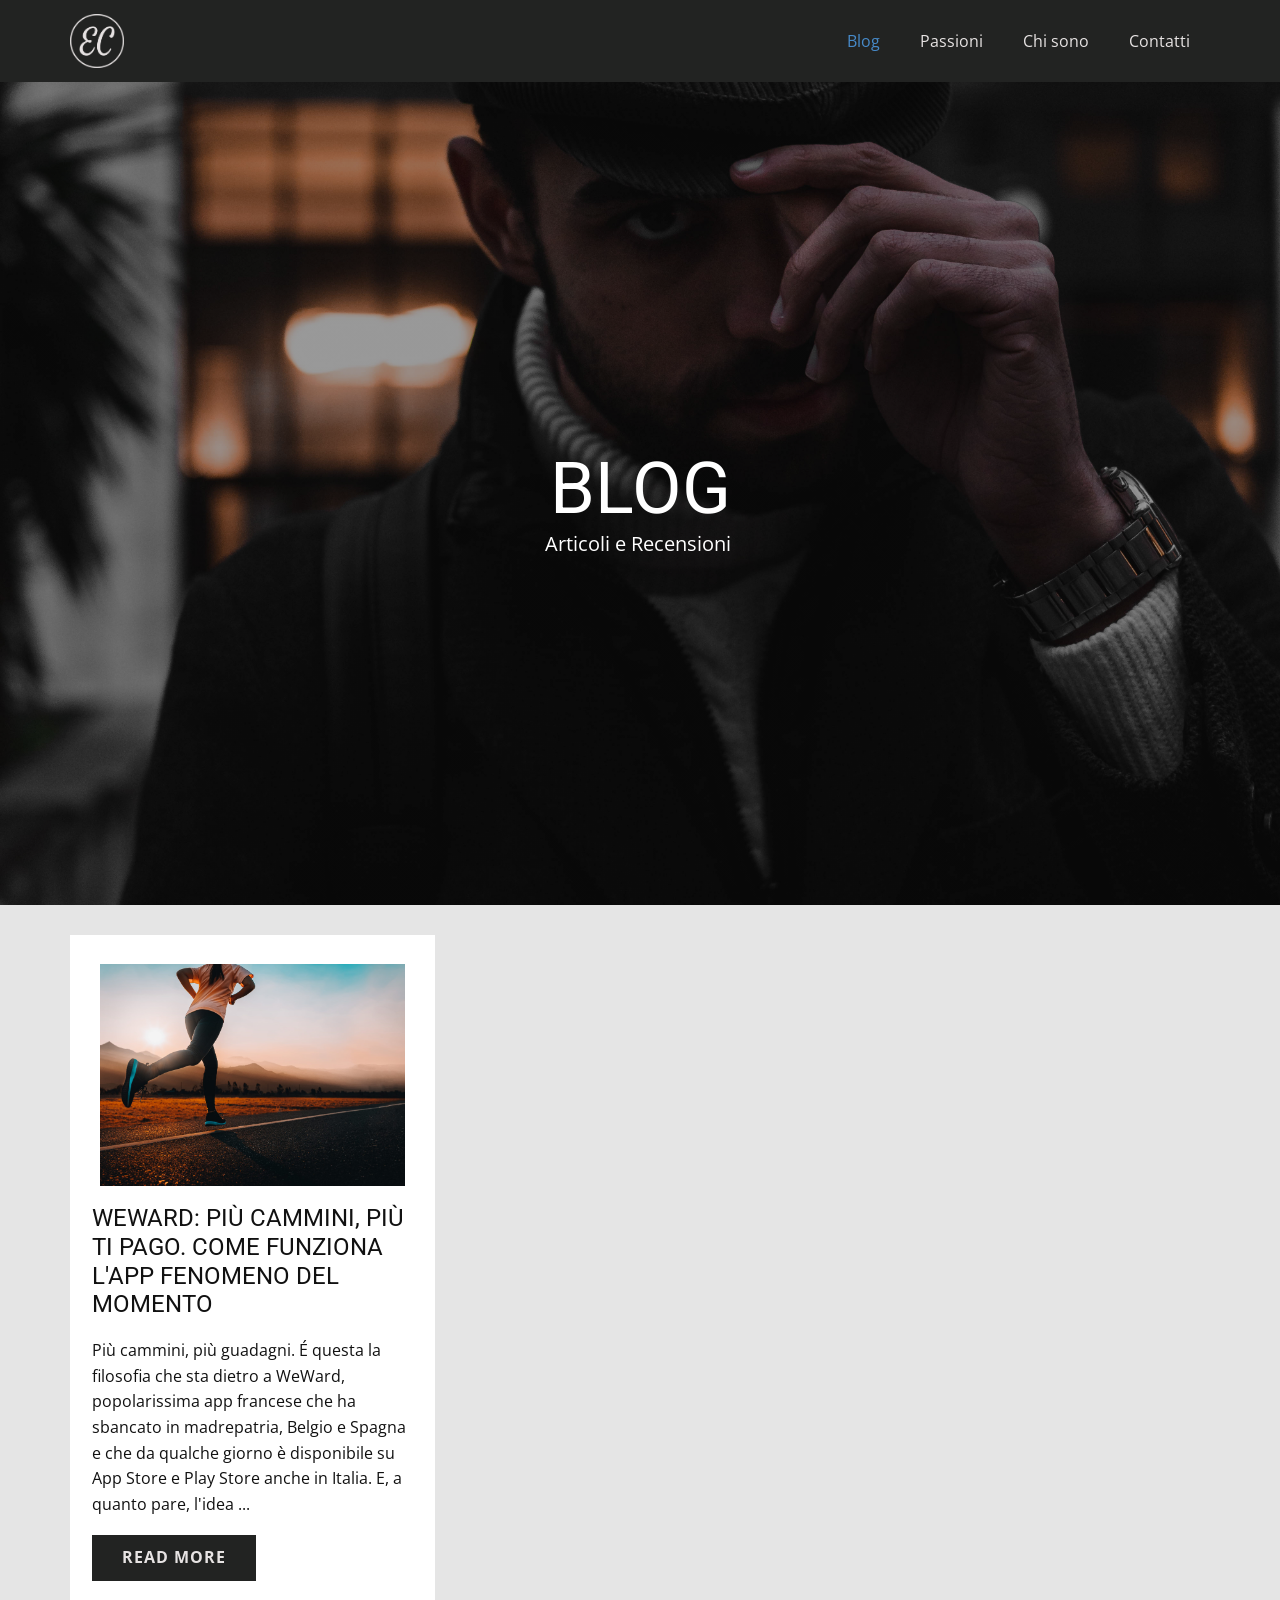
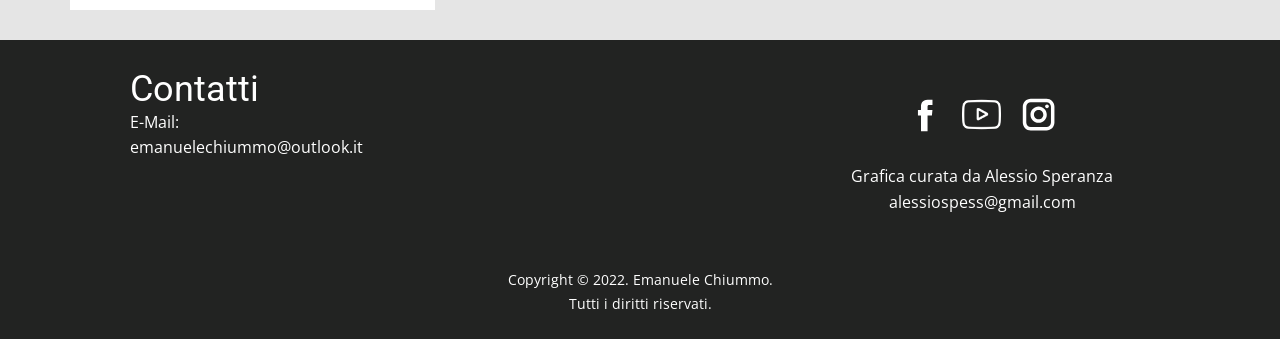
<file: Blog.html>
<!DOCTYPE html>
<html style="font-size: 16px;" lang="it-IT">
  <head>
    <meta name="viewport" content="width=device-width, initial-scale=1.0">
    <meta charset="utf-8">
    <meta name="keywords" content="emanuele chiummo">
    <meta name="description" content="">
    <meta name="page_type" content="np-template-header-footer-from-plugin">
    <title>Blog</title>
<!-- Google Tag Manager -->
    <script>(function(w,d,s,l,i){w[l]=w[l]||[];w[l].push({'gtm.start':
    new Date().getTime(),event:'gtm.js'});var f=d.getElementsByTagName(s)[0],
    j=d.createElement(s),dl=l!='dataLayer'?'&l='+l:'';j.async=true;j.src=
    'https://www.googletagmanager.com/gtm.js?id='+i+dl;f.parentNode.insertBefore(j,f);
    })(window,document,'script','dataLayer','GTM-58RDW66');</script>
    <!-- End Google Tag Manager -->
    <link rel="stylesheet" href="nicepage.css" media="screen">
<link rel="stylesheet" href="Blog.css" media="screen">
    <script class="u-script" type="text/javascript" src="jquery.js" defer=""></script>
    <script class="u-script" type="text/javascript" src="nicepage.js" defer=""></script>
    <meta name="generator" content="Nicepage 4.4.3, nicepage.com">
    <link rel="icon" href="images/favicon.ico">
    <link id="u-theme-google-font" rel="stylesheet" href="https://fonts.googleapis.com/css?family=Roboto:100,100i,300,300i,400,400i,500,500i,700,700i,900,900i|Open+Sans:300,300i,400,400i,600,600i,700,700i,800,800i">
    
    
    
    
    <script type="application/ld+json">{
		"@context": "http://schema.org",
		"@type": "Organization",
		"name": "Website",
		"logo": "images/Risorsa_4.png"
}</script>
    <meta name="theme-color" content="#478ac9">
    <meta property="og:title" content="Blog">
    <meta property="og:description" content="">
    <meta property="og:type" content="website">
  </head>
  <body class="u-body u-xl-mode"><!-- Google Tag Manager (noscript) -->
    <noscript><iframe src="https://www.googletagmanager.com/ns.html?id=GTM-58RDW66"
    height="0" width="0" style="display:none;visibility:hidden"></iframe></noscript>
<!-- End Google Tag Manager (noscript) --><header class="u-clearfix u-custom-color-1 u-header u-header" id="sec-e47d"><div class="u-clearfix u-sheet u-valign-middle-xs u-sheet-1">
        <a href="Emanuele-Chiummo.html#sec-3e9b" data-page-id="2436809955" class="u-image u-logo u-image-1" data-image-width="526" data-image-height="525" title="home">
          <img src="images/Risorsa_4.png" class="u-logo-image u-logo-image-1">
        </a>
        <div class="u-clearfix u-custom-html u-custom-html-1">
          <script data-ad-client="ca-pub-1088301657030271" async="async" src="https://pagead2.googlesyndication.com/pagead/js/adsbygoogle.js"></script>
        </div>
        <nav class="u-menu u-menu-dropdown u-offcanvas u-menu-1">
          <div class="menu-collapse" style="font-size: 1rem; letter-spacing: 0px;">
            <a class="u-button-style u-custom-left-right-menu-spacing u-custom-padding-bottom u-custom-text-color u-custom-top-bottom-menu-spacing u-nav-link u-text-active-palette-1-base u-text-hover-palette-2-base" href="#">
              <svg class="u-svg-link" viewBox="0 0 24 24"><use xmlns:xlink="http://www.w3.org/1999/xlink" xlink:href="#menu-hamburger"></use></svg>
              <svg class="u-svg-content" version="1.1" id="menu-hamburger" viewBox="0 0 16 16" x="0px" y="0px" xmlns:xlink="http://www.w3.org/1999/xlink" xmlns="http://www.w3.org/2000/svg"><g><rect y="1" width="16" height="2"></rect><rect y="7" width="16" height="2"></rect><rect y="13" width="16" height="2"></rect>
</g></svg>
            </a>
          </div>
          <div class="u-custom-menu u-nav-container">
            <ul class="u-nav u-unstyled u-nav-1"><li class="u-nav-item"><a class="u-button-style u-nav-link u-text-active-palette-1-base u-text-custom-color-2 u-text-hover-palette-2-base" href="Blog.html" style="padding: 10px 20px;">Blog</a>
</li><li class="u-nav-item"><a class="u-button-style u-nav-link u-text-active-palette-1-base u-text-custom-color-2 u-text-hover-palette-2-base" href="Emanuele-Chiummo.html#sec-694b" data-page-id="2436809955" style="padding: 10px 20px;">Passioni</a>
</li><li class="u-nav-item"><a class="u-button-style u-nav-link u-text-active-palette-1-base u-text-custom-color-2 u-text-hover-palette-2-base" href="Emanuele-Chiummo.html#carousel_27c0" data-page-id="2436809955" style="padding: 10px 20px;">Chi sono</a>
</li><li class="u-nav-item"><a class="u-button-style u-nav-link u-text-active-palette-1-base u-text-custom-color-2 u-text-hover-palette-2-base" href="Emanuele-Chiummo.html#sec-2137" data-page-id="2436809955" style="padding: 10px 20px;">Contatti</a>
</li></ul>
          </div>
          <div class="u-custom-menu u-nav-container-collapse">
            <div class="u-black u-container-style u-inner-container-layout u-opacity u-opacity-95 u-sidenav">
              <div class="u-inner-container-layout u-sidenav-overflow">
                <div class="u-menu-close"></div>
                <ul class="u-align-center u-nav u-popupmenu-items u-unstyled u-nav-2"><li class="u-nav-item"><a class="u-button-style u-nav-link" href="Blog.html" style="padding: 10px 20px;">Blog</a>
</li><li class="u-nav-item"><a class="u-button-style u-nav-link" href="Emanuele-Chiummo.html#sec-694b" data-page-id="2436809955" style="padding: 10px 20px;">Passioni</a>
</li><li class="u-nav-item"><a class="u-button-style u-nav-link" href="Emanuele-Chiummo.html#carousel_27c0" data-page-id="2436809955" style="padding: 10px 20px;">Chi sono</a>
</li><li class="u-nav-item"><a class="u-button-style u-nav-link" href="Emanuele-Chiummo.html#sec-2137" data-page-id="2436809955" style="padding: 10px 20px;">Contatti</a>
</li></ul>
              </div>
            </div>
            <div class="u-black u-menu-overlay u-opacity u-opacity-70"></div>
          </div>
        </nav>
      </div></header>
    <section class="u-align-center u-clearfix u-image u-shading u-section-1" src="" data-image-width="4000" data-image-height="5000" id="sec-5d6b">
      <div class="u-clearfix u-sheet u-sheet-1">
        <h1 class="u-text u-text-default u-title u-text-1">BLOG</h1>
        <p class="u-large-text u-text u-text-variant u-text-2">Articoli e Recensioni&nbsp;</p>
      </div>
    </section>
    <section class="u-clearfix u-grey-10 u-section-2" id="sec-7dd8">
      <div class="u-clearfix u-sheet u-valign-middle u-sheet-1"><!--blog--><!--blog_options_json--><!--{"type":"Recent","source":"","tags":"","count":""}--><!--/blog_options_json-->
        <div class="u-blog u-expanded-width u-layout-grid u-blog-1">
          <div class="u-repeater u-repeater-1"><!--blog_post-->
            <div class="u-blog-post u-container-style u-repeater-item u-white u-repeater-item-1">
              <div class="u-container-layout u-similar-container u-valign-top u-container-layout-1">
                <a class="u-post-header-link" href="blog/weward-più-cammini-più-ti-pago-come-funziona-lapp-fenomeno-del-momento.html"><!--blog_post_image-->
                  <img alt="" class="u-blog-control u-image u-image-default u-image-1" src="images/R1.jfif" data-image-width="1600" data-image-height="900"><!--/blog_post_image-->
                </a><!--blog_post_header-->
                <h4 class="u-blog-control u-text u-text-1">
                  <a class="u-post-header-link" href="blog/weward-più-cammini-più-ti-pago-come-funziona-lapp-fenomeno-del-momento.html"><!--blog_post_header_content-->WeWard: più cammini, più ti pago. Come funziona l'app fenomeno del momento<!--/blog_post_header_content--></a>
                </h4><!--/blog_post_header--><!--blog_post_content-->
                <p class="u-blog-control u-post-content u-text u-text-2"><!--blog_post_content_content-->Più cammini, più guadagni. É questa la filosofia che sta dietro a WeWard, popolarissima app francese che ha sbancato in madrepatria, Belgio e Spagna e che da qualche giorno è disponibile su App Store e Play Store anche in Italia. E, a quanto pare, l'idea ...<!--/blog_post_content_content--></p><!--/blog_post_content--><!--blog_post_readmore-->
                <a href="blog/weward-più-cammini-più-ti-pago-come-funziona-lapp-fenomeno-del-momento.html" class="u-blog-control u-border-none u-btn u-button-style u-custom-color-1 u-hover-palette-1-dark-1 u-text-custom-color-2 u-btn-1"><!--blog_post_readmore_content--><!--options_json--><!--{"content":"Read More","defaultValue":"Leggi di più"}--><!--/options_json-->Read More<!--/blog_post_readmore_content--></a><!--/blog_post_readmore-->
              </div>
            </div><!--/blog_post-->
          </div>
        </div><!--/blog-->
      </div>
    </section>
    <section class="u-clearfix u-custom-color-1 u-section-3" id="sec-ace7">
      <div class="u-clearfix u-sheet u-valign-middle u-sheet-1">
        <div class="u-clearfix u-expanded-width u-layout-wrap u-layout-wrap-1">
          <div class="u-layout">
            <div class="u-layout-row">
              <div class="u-align-left u-container-style u-layout-cell u-left-cell u-size-32-md u-size-32-sm u-size-32-xs u-size-36-lg u-size-36-xl u-layout-cell-1">
                <div class="u-container-layout u-container-layout-1">
                  <h2 class="u-text u-text-default u-text-1">Contatti</h2>
                  <p class="u-text u-text-2">E-Mail:<br>emanuelechiummo@outlook.it
                  </p>
                </div>
              </div>
              <div class="u-align-center-lg u-align-center-md u-align-center-xl u-align-left-sm u-align-left-xs u-container-style u-layout-cell u-right-cell u-size-24-lg u-size-24-xl u-size-28-md u-size-28-sm u-size-28-xs u-layout-cell-2">
                <div class="u-container-layout u-container-layout-2">
                  <div class="u-social-icons u-spacing-17 u-social-icons-1">
                    <a class="u-social-url" title="facebook" target="_blank" href="https://www.facebook.com/emanuele.chiummo/"><span class="u-icon u-social-facebook u-social-icon u-text-white"><svg class="u-svg-link" preserveAspectRatio="xMidYMin slice" viewBox="0 0 112 112" style=""><use xmlns:xlink="http://www.w3.org/1999/xlink" xlink:href="#svg-2e4f"></use></svg><svg class="u-svg-content" viewBox="0 0 112 112" x="0" y="0" id="svg-2e4f"><path fill="currentColor" d="M75.5,28.8H65.4c-1.5,0-4,0.9-4,4.3v9.4h13.9l-1.5,15.8H61.4v45.1H42.8V58.3h-8.8V42.4h8.8V32.2
c0-7.4,3.4-18.8,18.8-18.8h13.8v15.4H75.5z"></path></svg></span>
                    </a>
                    <a class="u-social-url" title="Youtube" target="_blank" href="https://www.youtube.com/c/PortaleTechECYT"><span class="u-file-icon u-icon u-social-icon u-social-twitter u-text-white u-icon-2"><img src="images/3.png" alt=""></span>
                    </a>
                    <a class="u-social-url" title="instagram" target="_blank" href="https://www.instagram.com/emanuele_chiummo/"><span class="u-icon u-social-icon u-social-instagram u-text-white"><svg class="u-svg-link" preserveAspectRatio="xMidYMin slice" viewBox="0 0 112 112" style=""><use xmlns:xlink="http://www.w3.org/1999/xlink" xlink:href="#svg-9d85"></use></svg><svg class="u-svg-content" viewBox="0 0 112 112" x="0" y="0" id="svg-9d85"><path fill="currentColor" d="M55.9,32.9c-12.8,0-23.2,10.4-23.2,23.2s10.4,23.2,23.2,23.2s23.2-10.4,23.2-23.2S68.7,32.9,55.9,32.9z
	 M55.9,69.4c-7.4,0-13.3-6-13.3-13.3c-0.1-7.4,6-13.3,13.3-13.3s13.3,6,13.3,13.3C69.3,63.5,63.3,69.4,55.9,69.4z"></path><path fill="#FFFFFF" d="M79.7,26.8c-3,0-5.4,2.5-5.4,5.4s2.5,5.4,5.4,5.4c3,0,5.4-2.5,5.4-5.4S82.7,26.8,79.7,26.8z"></path><path fill="currentColor" d="M78.2,11H33.5C21,11,10.8,21.3,10.8,33.7v44.7c0,12.6,10.2,22.8,22.7,22.8h44.7c12.6,0,22.7-10.2,22.7-22.7
	V33.7C100.8,21.1,90.6,11,78.2,11z M91,78.4c0,7.1-5.8,12.8-12.8,12.8H33.5c-7.1,0-12.8-5.8-12.8-12.8V33.7
	c0-7.1,5.8-12.8,12.8-12.8h44.7c7.1,0,12.8,5.8,12.8,12.8V78.4z"></path></svg></span>
                    </a>
                  </div>
                  <p class="u-text u-text-default u-text-3">Grafica curata da Alessio Speranza<br>alessiospess@gmail.com
                  </p>
                </div>
              </div>
            </div>
          </div>
        </div>
      </div>
    </section>
    
    
    <footer class="u-align-center u-clearfix u-custom-color-1 u-footer u-footer" id="sec-f692"><div class="u-clearfix u-sheet u-valign-middle u-sheet-1">
        <p class="u-small-text u-text u-text-variant u-text-1"><span class="u-icon"></span>&nbsp;Copyright&nbsp;© 2022. Emanuele Chiummo.&nbsp;<br>Tutti i diritti riservati.
        </p>
      </div></footer>
  </body>
</html>
</file>
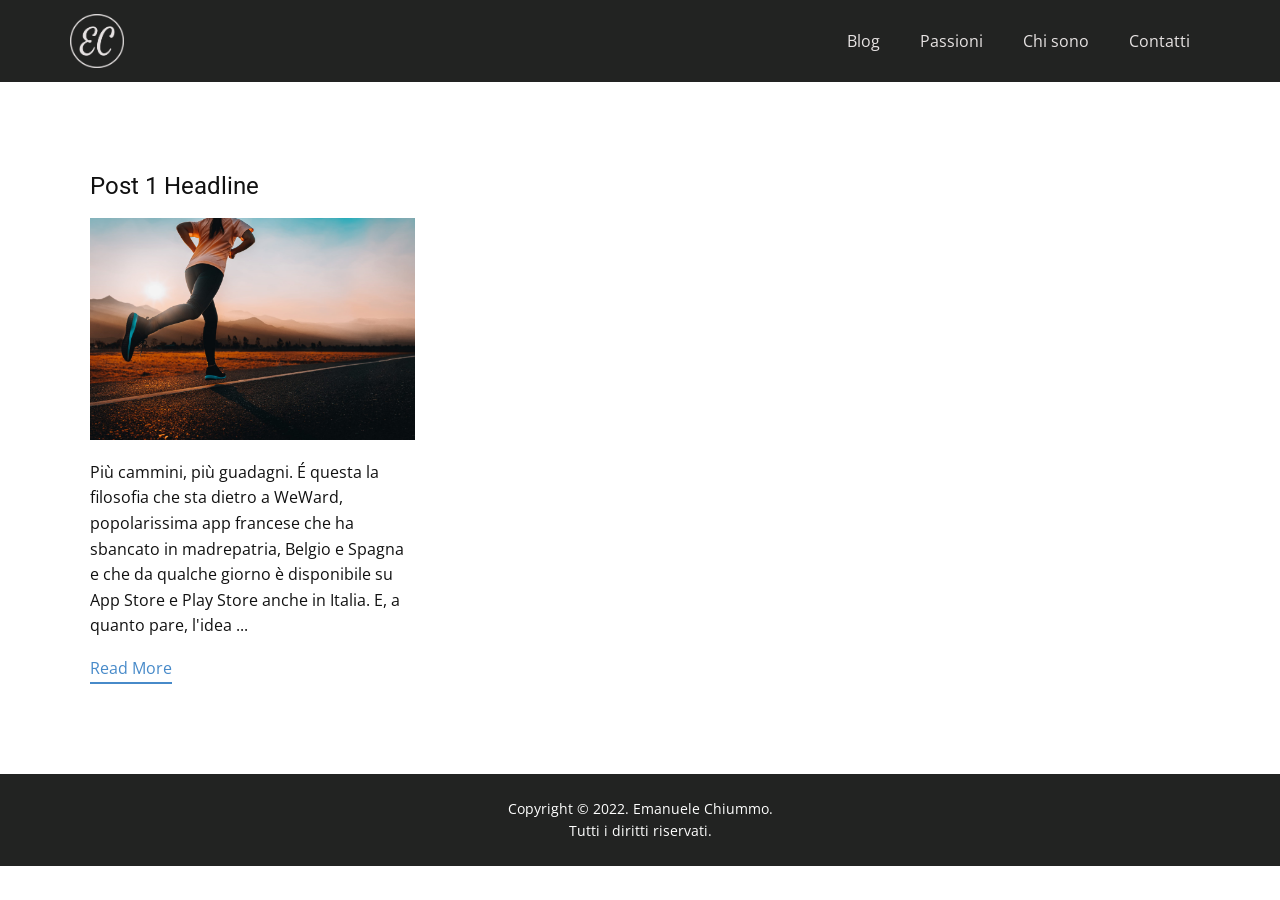
<file: blog/blog.html>
<html style="font-size: 16px;" lang="it-IT"><head>
    <meta name="viewport" content="width=device-width, initial-scale=1.0">
    <meta charset="utf-8">
    <meta name="keywords" content="emanuele chiummo">
    <meta name="description" content="">
    <meta name="page_type" content="np-template-header-footer-from-plugin">
    <title>Blog Template</title>
<!-- Google Tag Manager -->
    <script>(function(w,d,s,l,i){w[l]=w[l]||[];w[l].push({'gtm.start':
    new Date().getTime(),event:'gtm.js'});var f=d.getElementsByTagName(s)[0],
    j=d.createElement(s),dl=l!='dataLayer'?'&l='+l:'';j.async=true;j.src=
    'https://www.googletagmanager.com/gtm.js?id='+i+dl;f.parentNode.insertBefore(j,f);
    })(window,document,'script','dataLayer','GTM-58RDW66');</script>
    <!-- End Google Tag Manager -->
    <link rel="stylesheet" href="../nicepage.css" media="screen">
<link rel="stylesheet" href="../Blog-Template.css" media="screen">
    <script class="u-script" type="text/javascript" src="../jquery.js" defer=""></script>
    <script class="u-script" type="text/javascript" src="../nicepage.js" defer=""></script>
    <meta name="generator" content="Nicepage 4.4.3, nicepage.com">
    <link rel="icon" href="../images/favicon.ico">
    <link id="u-theme-google-font" rel="stylesheet" href="https://fonts.googleapis.com/css?family=Roboto:100,100i,300,300i,400,400i,500,500i,700,700i,900,900i|Open+Sans:300,300i,400,400i,600,600i,700,700i,800,800i">
    
    
    <script type="application/ld+json">{
		"@context": "http://schema.org",
		"@type": "Organization",
		"name": "Website",
		"logo": "images/Risorsa_4.png"
}</script>
    <meta name="theme-color" content="#478ac9">
  </head>
  <body class="u-body u-xl-mode"><!-- Google Tag Manager (noscript) -->
    <noscript><iframe src="https://www.googletagmanager.com/ns.html?id=GTM-58RDW66" height="0" width="0" style="display:none;visibility:hidden"></iframe></noscript>
<!-- End Google Tag Manager (noscript) --><header class="u-clearfix u-custom-color-1 u-header u-header" id="sec-e47d"><div class="u-clearfix u-sheet u-valign-middle-xs u-sheet-1">
        <a href="../Emanuele-Chiummo.html#sec-3e9b" data-page-id="2436809955" class="u-image u-logo u-image-1" data-image-width="526" data-image-height="525" title="home">
          <img src="../images/Risorsa_4.png" class="u-logo-image u-logo-image-1">
        </a>
        <div class="u-clearfix u-custom-html u-custom-html-1">
          <script data-ad-client="ca-pub-1088301657030271" async="async" src="https://pagead2.googlesyndication.com/pagead/js/adsbygoogle.js"></script>
        </div>
        <nav class="u-menu u-menu-dropdown u-offcanvas u-menu-1">
          <div class="menu-collapse" style="font-size: 1rem; letter-spacing: 0px;">
            <a class="u-button-style u-custom-left-right-menu-spacing u-custom-padding-bottom u-custom-text-color u-custom-top-bottom-menu-spacing u-nav-link u-text-active-palette-1-base u-text-hover-palette-2-base" href="#">
              <svg class="u-svg-link" viewBox="0 0 24 24"><use xmlns:xlink="http://www.w3.org/1999/xlink" xlink:href="#menu-hamburger"></use></svg>
              <svg class="u-svg-content" version="1.1" id="menu-hamburger" viewBox="0 0 16 16" x="0px" y="0px" xmlns:xlink="http://www.w3.org/1999/xlink" xmlns="http://www.w3.org/2000/svg"><g><rect y="1" width="16" height="2"></rect><rect y="7" width="16" height="2"></rect><rect y="13" width="16" height="2"></rect>
</g></svg>
            </a>
          </div>
          <div class="u-custom-menu u-nav-container">
            <ul class="u-nav u-unstyled u-nav-1"><li class="u-nav-item"><a class="u-button-style u-nav-link u-text-active-palette-1-base u-text-custom-color-2 u-text-hover-palette-2-base" href="../Blog.html" style="padding: 10px 20px;">Blog</a>
</li><li class="u-nav-item"><a class="u-button-style u-nav-link u-text-active-palette-1-base u-text-custom-color-2 u-text-hover-palette-2-base" href="../Emanuele-Chiummo.html#sec-694b" data-page-id="2436809955" style="padding: 10px 20px;">Passioni</a>
</li><li class="u-nav-item"><a class="u-button-style u-nav-link u-text-active-palette-1-base u-text-custom-color-2 u-text-hover-palette-2-base" href="../Emanuele-Chiummo.html#carousel_27c0" data-page-id="2436809955" style="padding: 10px 20px;">Chi sono</a>
</li><li class="u-nav-item"><a class="u-button-style u-nav-link u-text-active-palette-1-base u-text-custom-color-2 u-text-hover-palette-2-base" href="../Emanuele-Chiummo.html#sec-2137" data-page-id="2436809955" style="padding: 10px 20px;">Contatti</a>
</li></ul>
          </div>
          <div class="u-custom-menu u-nav-container-collapse">
            <div class="u-black u-container-style u-inner-container-layout u-opacity u-opacity-95 u-sidenav">
              <div class="u-inner-container-layout u-sidenav-overflow">
                <div class="u-menu-close"></div>
                <ul class="u-align-center u-nav u-popupmenu-items u-unstyled u-nav-2"><li class="u-nav-item"><a class="u-button-style u-nav-link" href="../Blog.html" style="padding: 10px 20px;">Blog</a>
</li><li class="u-nav-item"><a class="u-button-style u-nav-link" href="../Emanuele-Chiummo.html#sec-694b" data-page-id="2436809955" style="padding: 10px 20px;">Passioni</a>
</li><li class="u-nav-item"><a class="u-button-style u-nav-link" href="../Emanuele-Chiummo.html#carousel_27c0" data-page-id="2436809955" style="padding: 10px 20px;">Chi sono</a>
</li><li class="u-nav-item"><a class="u-button-style u-nav-link" href="../Emanuele-Chiummo.html#sec-2137" data-page-id="2436809955" style="padding: 10px 20px;">Contatti</a>
</li></ul>
              </div>
            </div>
            <div class="u-black u-menu-overlay u-opacity u-opacity-70"></div>
          </div>
        </nav>
      </div></header>
    <section class="u-clearfix u-section-1" id="sec-add7">
      <div class="u-clearfix u-sheet u-valign-middle u-sheet-1"><!--blog--><!--blog_options_json--><!--{"type":"Recent","source":"","tags":"","count":""}--><!--/blog_options_json-->
        <div class="u-blog u-expanded-width u-repeater u-repeater-1"><!--blog_post-->
          <div class="u-blog-post u-container-style u-repeater-item u-white u-repeater-item-1">
            <div class="u-container-layout u-similar-container u-valign-top u-container-layout-1"><!--blog_post_header-->
              <h4 class="u-blog-control u-text u-text-1">
                <a class="u-post-header-link" href="../blog/weward-più-cammini-più-ti-pago-come-funziona-lapp-fenomeno-del-momento.html"><!--blog_post_header_content-->Post 1 Headline<!--/blog_post_header_content--></a>
              </h4><!--/blog_post_header--><!--blog_post_image-->
              <a class="u-post-header-link" href="../blog/weward-più-cammini-più-ti-pago-come-funziona-lapp-fenomeno-del-momento.html"><img alt="" class="u-blog-control u-expanded-width u-image u-image-default u-image-1" src="../images/R1.jfif"></a><!--/blog_post_image--><!--blog_post_content-->
              <div class="u-blog-control u-post-content u-text u-text-2 fr-view">Più cammini, più guadagni. É questa la filosofia che sta dietro a WeWard, popolarissima app francese che ha sbancato in madrepatria, Belgio e Spagna e che da qualche giorno è disponibile su App Store e Play Store anche in Italia. E, a quanto pare, l'idea ...</div><!--/blog_post_content--><!--blog_post_readmore-->
              <a href="../blog/weward-più-cammini-più-ti-pago-come-funziona-lapp-fenomeno-del-momento.html" class="u-blog-control u-border-2 u-border-palette-1-base u-btn u-btn-rectangle u-button-style u-none u-btn-1"><!--blog_post_readmore_content--><!--options_json--><!--{"content":"Read More","defaultValue":"Leggi di più"}--><!--/options_json-->Read More<!--/blog_post_readmore_content--></a><!--/blog_post_readmore-->
            </div>
          </div><!--/blog_post--><!--blog_post-->
          <!--/blog_post--><!--blog_post-->
          <!--/blog_post-->
        </div><!--/blog-->
      </div>
    </section>
    
    
    <footer class="u-align-center u-clearfix u-custom-color-1 u-footer u-footer" id="sec-f692"><div class="u-clearfix u-sheet u-valign-middle u-sheet-1">
        <p class="u-small-text u-text u-text-variant u-text-1"><span class="u-icon"></span>&nbsp;Copyright&nbsp;© 2022. Emanuele Chiummo.&nbsp;<br>Tutti i diritti riservati.
        </p>
      </div></footer>
  
</body></html>
</file>
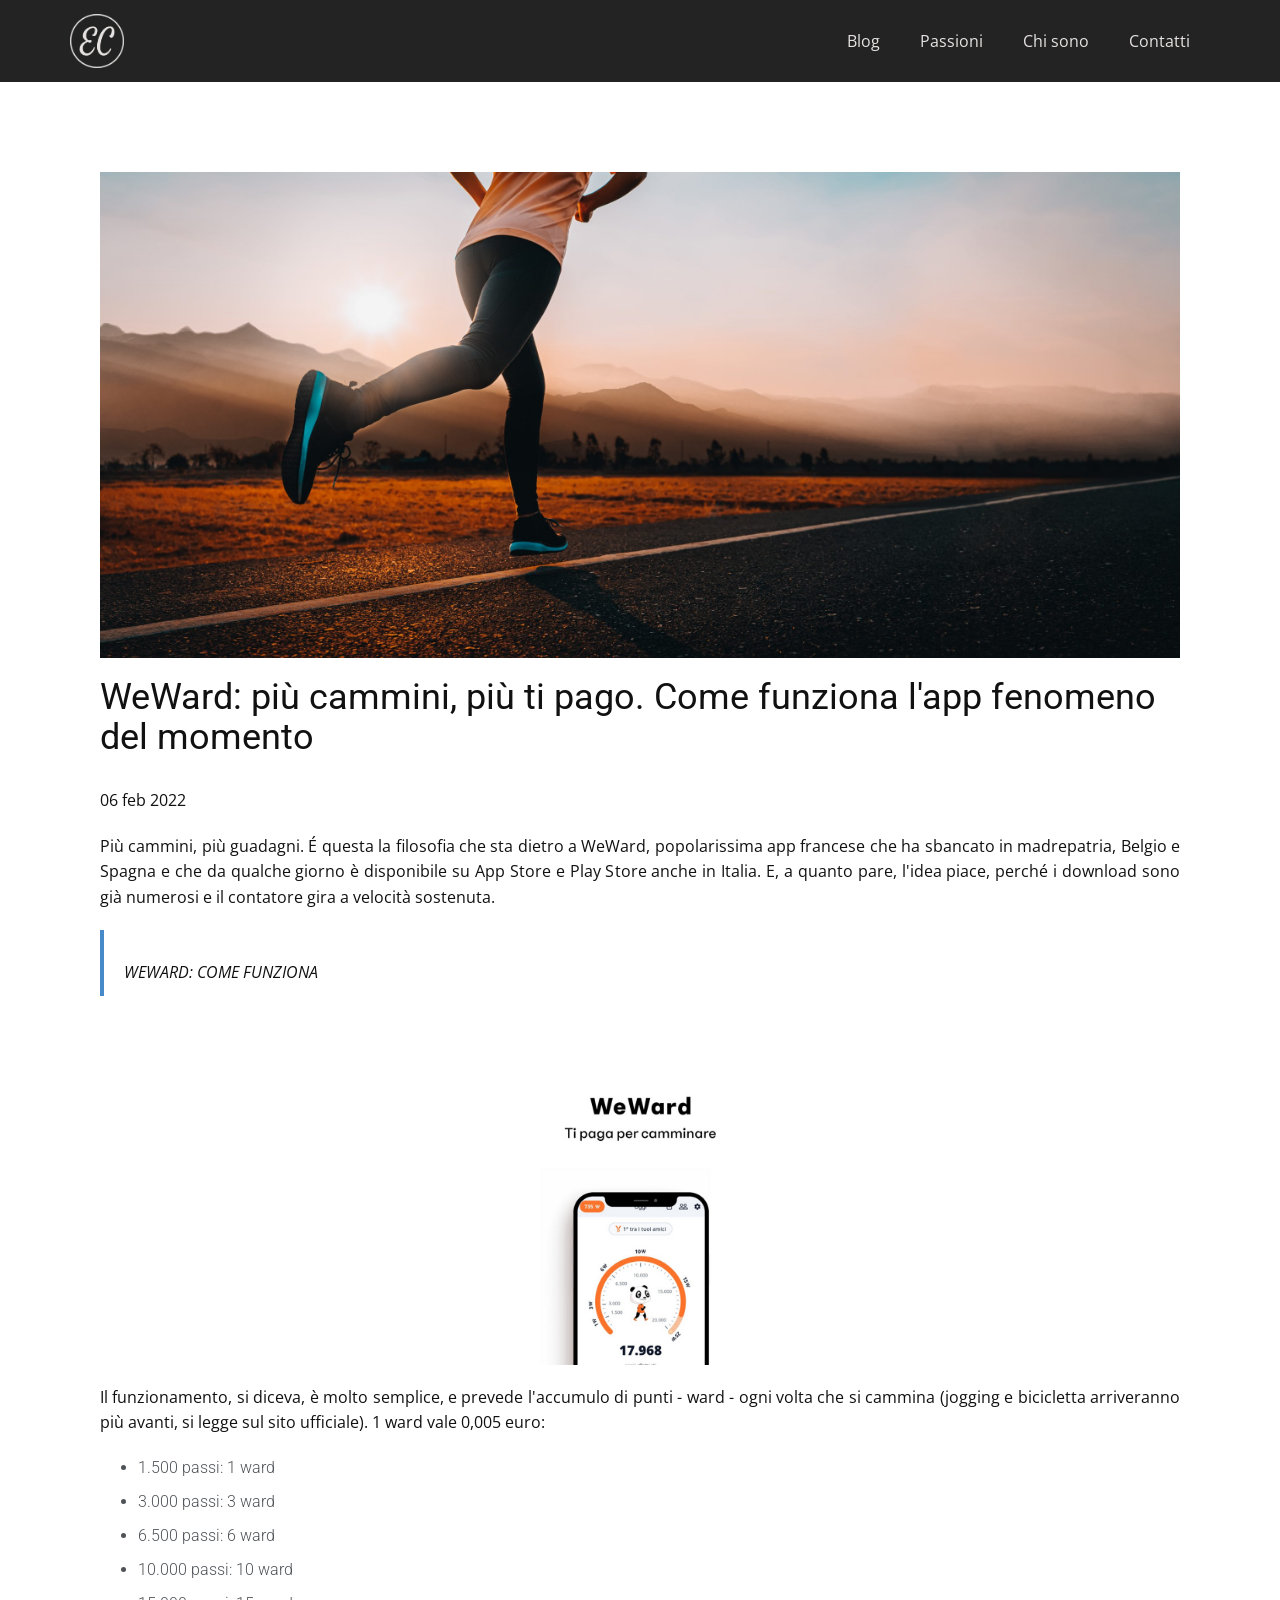
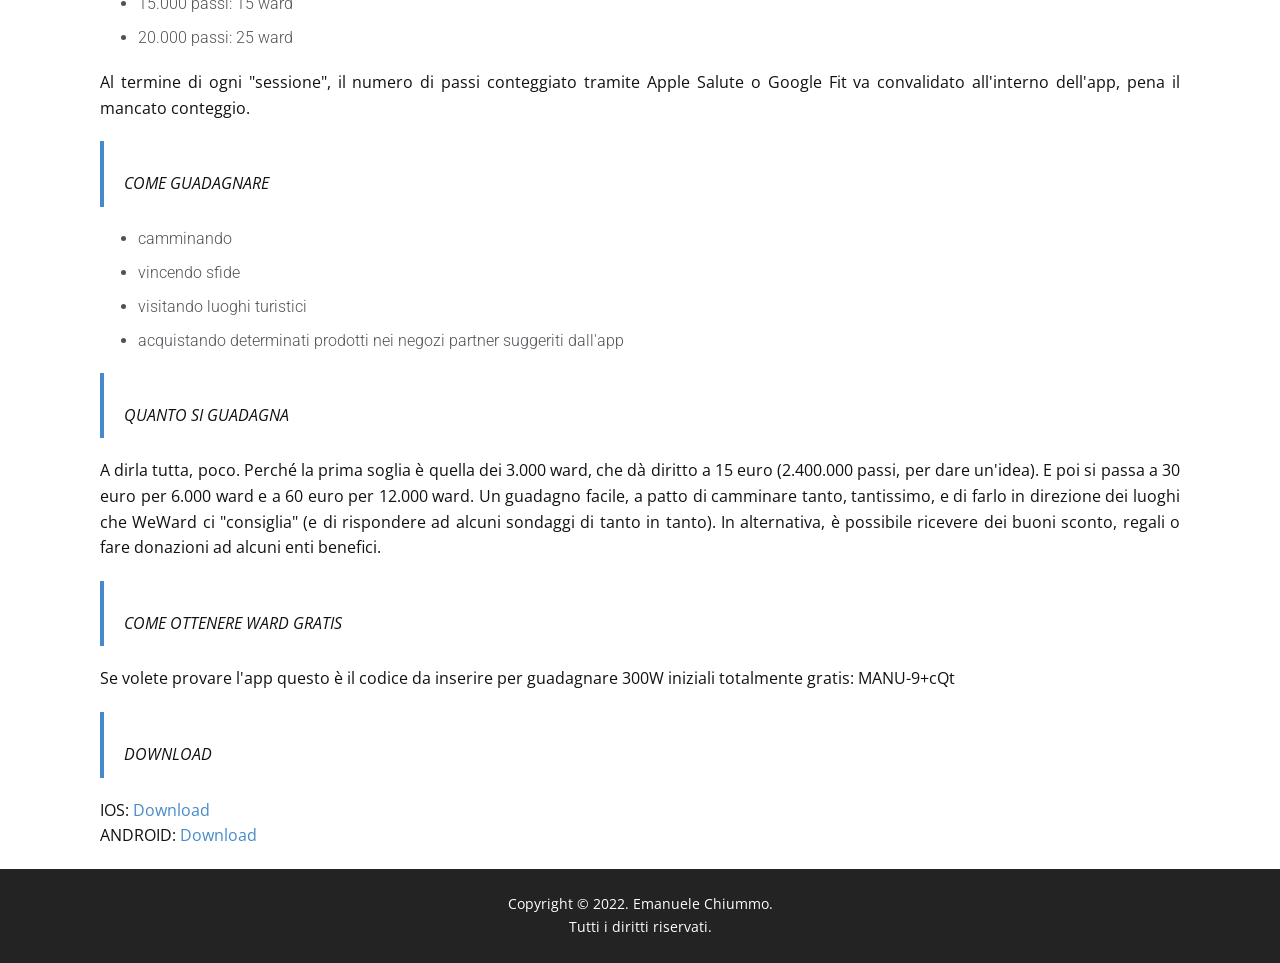
<file: blog/weward-più-cammini-più-ti-pago-come-funziona-lapp-fenomeno-del-momento.html>
<!doctype html>
<html style="font-size: 16px;" lang="it-IT"><head>
    <meta name="viewport" content="width=device-width, initial-scale=1.0">
    <meta charset="utf-8">
    <meta name="keywords" content="Post 1 Headline">
    <meta name="description" content="">
    <meta name="page_type" content="np-template-header-footer-from-plugin">
    <title>WeWard: più cammini, più ti pago. Come funziona l'app fenomeno del momento</title>
<!-- Google Tag Manager -->
    <script>(function(w,d,s,l,i){w[l]=w[l]||[];w[l].push({'gtm.start':
    new Date().getTime(),event:'gtm.js'});var f=d.getElementsByTagName(s)[0],
    j=d.createElement(s),dl=l!='dataLayer'?'&l='+l:'';j.async=true;j.src=
    'https://www.googletagmanager.com/gtm.js?id='+i+dl;f.parentNode.insertBefore(j,f);
    })(window,document,'script','dataLayer','GTM-58RDW66');</script>
    <!-- End Google Tag Manager -->
    <link rel="stylesheet" href="../nicepage.css" media="screen">
<link rel="stylesheet" href="../Post-Template.css" media="screen">
    <script class="u-script" type="text/javascript" src="../jquery.js" defer=""></script>
    <script class="u-script" type="text/javascript" src="../nicepage.js" defer=""></script>
    <meta name="generator" content="Nicepage 4.4.3, nicepage.com">
    <link rel="icon" href="../images/favicon.ico">
    <link id="u-theme-google-font" rel="stylesheet" href="https://fonts.googleapis.com/css?family=Roboto:100,100i,300,300i,400,400i,500,500i,700,700i,900,900i|Open+Sans:300,300i,400,400i,600,600i,700,700i,800,800i">
    
    
    <script type="application/ld+json">{
		"@context": "http://schema.org",
		"@type": "Organization",
		"name": "Website",
		"logo": "images/Risorsa_4.png"
}</script>
    <meta name="theme-color" content="#478ac9">
  </head>
  <body class="u-body u-xl-mode"><!-- Google Tag Manager (noscript) -->
    <noscript><iframe src="https://www.googletagmanager.com/ns.html?id=GTM-58RDW66" height="0" width="0" style="display:none;visibility:hidden"></iframe></noscript>
<!-- End Google Tag Manager (noscript) --><header class="u-clearfix u-custom-color-1 u-header u-header" id="sec-e47d"><div class="u-clearfix u-sheet u-valign-middle-xs u-sheet-1">
        <a href="../Emanuele-Chiummo.html#sec-3e9b" data-page-id="2436809955" class="u-image u-logo u-image-1" data-image-width="526" data-image-height="525" title="home">
          <img src="../images/Risorsa_4.png" class="u-logo-image u-logo-image-1">
        </a>
        <div class="u-clearfix u-custom-html u-custom-html-1">
          <script data-ad-client="ca-pub-1088301657030271" async="async" src="https://pagead2.googlesyndication.com/pagead/js/adsbygoogle.js"></script>
        </div>
        <nav class="u-menu u-menu-dropdown u-offcanvas u-menu-1">
          <div class="menu-collapse" style="font-size: 1rem; letter-spacing: 0px;">
            <a class="u-button-style u-custom-left-right-menu-spacing u-custom-padding-bottom u-custom-text-color u-custom-top-bottom-menu-spacing u-nav-link u-text-active-palette-1-base u-text-hover-palette-2-base" href="#">
              <svg class="u-svg-link" viewBox="0 0 24 24"><use xmlns:xlink="http://www.w3.org/1999/xlink" xlink:href="#menu-hamburger"></use></svg>
              <svg class="u-svg-content" version="1.1" id="menu-hamburger" viewBox="0 0 16 16" x="0px" y="0px" xmlns:xlink="http://www.w3.org/1999/xlink" xmlns="http://www.w3.org/2000/svg"><g><rect y="1" width="16" height="2"></rect><rect y="7" width="16" height="2"></rect><rect y="13" width="16" height="2"></rect>
</g></svg>
            </a>
          </div>
          <div class="u-custom-menu u-nav-container">
            <ul class="u-nav u-unstyled u-nav-1"><li class="u-nav-item"><a class="u-button-style u-nav-link u-text-active-palette-1-base u-text-custom-color-2 u-text-hover-palette-2-base" href="../Blog.html" style="padding: 10px 20px;">Blog</a>
</li><li class="u-nav-item"><a class="u-button-style u-nav-link u-text-active-palette-1-base u-text-custom-color-2 u-text-hover-palette-2-base" href="../Emanuele-Chiummo.html#sec-694b" data-page-id="2436809955" style="padding: 10px 20px;">Passioni</a>
</li><li class="u-nav-item"><a class="u-button-style u-nav-link u-text-active-palette-1-base u-text-custom-color-2 u-text-hover-palette-2-base" href="../Emanuele-Chiummo.html#carousel_27c0" data-page-id="2436809955" style="padding: 10px 20px;">Chi sono</a>
</li><li class="u-nav-item"><a class="u-button-style u-nav-link u-text-active-palette-1-base u-text-custom-color-2 u-text-hover-palette-2-base" href="../Emanuele-Chiummo.html#sec-2137" data-page-id="2436809955" style="padding: 10px 20px;">Contatti</a>
</li></ul>
          </div>
          <div class="u-custom-menu u-nav-container-collapse">
            <div class="u-black u-container-style u-inner-container-layout u-opacity u-opacity-95 u-sidenav">
              <div class="u-inner-container-layout u-sidenav-overflow">
                <div class="u-menu-close"></div>
                <ul class="u-align-center u-nav u-popupmenu-items u-unstyled u-nav-2"><li class="u-nav-item"><a class="u-button-style u-nav-link" href="../Blog.html" style="padding: 10px 20px;">Blog</a>
</li><li class="u-nav-item"><a class="u-button-style u-nav-link" href="../Emanuele-Chiummo.html#sec-694b" data-page-id="2436809955" style="padding: 10px 20px;">Passioni</a>
</li><li class="u-nav-item"><a class="u-button-style u-nav-link" href="../Emanuele-Chiummo.html#carousel_27c0" data-page-id="2436809955" style="padding: 10px 20px;">Chi sono</a>
</li><li class="u-nav-item"><a class="u-button-style u-nav-link" href="../Emanuele-Chiummo.html#sec-2137" data-page-id="2436809955" style="padding: 10px 20px;">Contatti</a>
</li></ul>
              </div>
            </div>
            <div class="u-black u-menu-overlay u-opacity u-opacity-70"></div>
          </div>
        </nav>
      </div></header>
    <section class="u-align-center u-clearfix u-section-1" id="sec-249d">
      <div class="u-clearfix u-sheet u-valign-middle-md u-valign-middle-sm u-valign-middle-xs u-sheet-1"><!--post_details--><!--post_details_options_json--><!--{"source":""}--><!--/post_details_options_json--><!--blog_post-->
        <div class="u-container-style u-expanded-width u-post-details u-post-details-1">
          <div class="u-container-layout u-valign-middle u-container-layout-1"><!--blog_post_image-->
            <img alt="" class="u-blog-control u-expanded-width u-image u-image-default u-image-1" src="../images/R1.jfif"><!--/blog_post_image--><!--blog_post_header-->
            <h2 class="u-blog-control u-text u-text-1">WeWard: più cammini, più ti pago. Come funziona l'app fenomeno del momento</h2><!--/blog_post_header--><!--blog_post_metadata-->
            <div class="u-blog-control u-metadata u-metadata-1"><!--blog_post_metadata_date-->
              <span class="u-meta-date u-meta-icon">06 feb 2022</span><!--/blog_post_metadata_date--><!--blog_post_metadata_category-->
              <!--/blog_post_metadata_category--><!--blog_post_metadata_comments-->
              <!--/blog_post_metadata_comments-->
            </div><!--/blog_post_metadata--><!--blog_post_content-->
            <div class="u-align-justify u-blog-control u-post-content u-text u-text-2 fr-view"><p>Più cammini, più guadagni. É questa la filosofia che sta dietro a WeWard, popolarissima app francese che ha sbancato in madrepatria, Belgio e Spagna e che da qualche giorno è disponibile su App Store e Play Store anche in Italia. E, a quanto pare, l'idea piace, perché i download sono già numerosi e il contatore gira a velocità sostenuta.&nbsp;</p><blockquote><p>WEWARD: COME FUNZIONA</p></blockquote><p><img src="../images/Tavoladadisegno11.png" width="620" style="width: 620px;" class="fr-dib fr-fic"></p><p id="isPasted">Il funzionamento, si diceva, è molto semplice, e prevede l'accumulo di punti - ward&nbsp;- ogni volta che si cammina (jogging e bicicletta arriveranno più avanti, si legge sul sito ufficiale). 1 ward vale 0,005 euro:</p><ul style="line-height: 24px; padding-left: 38px; margin: 0px 40px 20px 0px; color: rgb(79, 83, 87); font-family: Roboto, &quot;Roboto Condensed&quot;, sans-serif; font-size: 16px; font-style: normal; font-variant-ligatures: normal; font-variant-caps: normal; font-weight: 300; letter-spacing: normal; orphans: 2; text-align: justify; text-indent: 0px; text-transform: none; white-space: normal; widows: 2; word-spacing: 0px; -webkit-text-stroke-width: 0px; background-color: rgb(255, 255, 255); text-decoration-thickness: initial; text-decoration-style: initial; text-decoration-color: initial;"><li style="margin-bottom: 10px;">1.500 passi: 1 ward</li><li style="margin-bottom: 10px;">3.000 passi: 3 ward</li><li style="margin-bottom: 10px;">6.500 passi: 6 ward</li><li style="margin-bottom: 10px;">10.000 passi: 10 ward</li><li style="margin-bottom: 10px;">15.000 passi: 15 ward</li><li style="margin-bottom: 10px;">20.000 passi: 25 ward</li></ul><p>Al termine di ogni "sessione", il numero di passi conteggiato tramite Apple Salute o Google Fit va convalidato all'interno dell'app, pena il mancato conteggio.</p><blockquote><p id="isPasted">COME GUADAGNARE</p></blockquote><ul id="isPasted" style="line-height: 24px; padding-left: 38px; margin: 0px 40px 20px 0px; color: rgb(79, 83, 87); font-family: Roboto, &quot;Roboto Condensed&quot;, sans-serif; font-size: 16px; font-style: normal; font-variant-ligatures: normal; font-variant-caps: normal; font-weight: 300; letter-spacing: normal; orphans: 2; text-align: justify; text-indent: 0px; text-transform: none; white-space: normal; widows: 2; word-spacing: 0px; -webkit-text-stroke-width: 0px; background-color: rgb(255, 255, 255); text-decoration-thickness: initial; text-decoration-style: initial; text-decoration-color: initial;"><li style="margin-bottom: 10px;">camminando</li><li style="margin-bottom: 10px;">vincendo sfide</li><li style="margin-bottom: 10px;">visitando luoghi turistici</li><li style="margin-bottom: 10px;">acquistando determinati prodotti nei negozi partner suggeriti dall'app</li></ul><blockquote><p>QUANTO SI GUADAGNA</p></blockquote><p>A dirla tutta, poco. Perché la prima soglia è quella dei 3.000 ward, che dà diritto a 15 euro (2.400.000 passi, per dare un'idea). E poi si passa a 30 euro per 6.000 ward e a 60 euro per 12.000 ward. Un guadagno facile, a patto di camminare tanto, tantissimo, e di farlo in direzione dei luoghi che WeWard ci "consiglia" (e di rispondere ad alcuni sondaggi di tanto in tanto). In alternativa, è possibile ricevere dei buoni sconto, regali o fare donazioni ad alcuni enti benefici.&nbsp;</p><blockquote><p>COME OTTENERE WARD GRATIS</p></blockquote><p>Se volete provare l'app questo è il codice da inserire per guadagnare 300W iniziali totalmente gratis: MANU-9+cQt</p><blockquote><p>DOWNLOAD</p></blockquote><p>IOS:&nbsp;<a class="u-active-none u-border-none u-btn u-button-style u-hover-none u-none u-text-palette-1-base u-block-cfc2-5" href="https://apps.apple.com/it/app/weward-fai-soldi-camminando/id1454213029" style="background-image: none; padding-top: 0; padding-bottom: 0; padding-left: 0; padding-right: 0">Download</a><br>ANDROID: <a class="u-active-none u-border-none u-btn u-button-style u-hover-none u-none u-text-palette-1-base u-block-cfc2-6" href="https://play.google.com/store/apps/details?id=com.weward" rel="noopener noreferrer" target="_blank" style="background-image: none; padding-top: 0; padding-bottom: 0; padding-left: 0; padding-right: 0">Download</a></p></div><!--/blog_post_content-->
          </div>
        </div><!--/blog_post--><!--/post_details-->
      </div>
    </section>
    
    
    <footer class="u-align-center u-clearfix u-custom-color-1 u-footer u-footer" id="sec-f692"><div class="u-clearfix u-sheet u-valign-middle u-sheet-1">
        <p class="u-small-text u-text u-text-variant u-text-1"><span class="u-icon"></span>&nbsp;Copyright&nbsp;© 2022. Emanuele Chiummo.&nbsp;<br>Tutti i diritti riservati.
        </p>
      </div></footer>
  
</body></html>
</file>
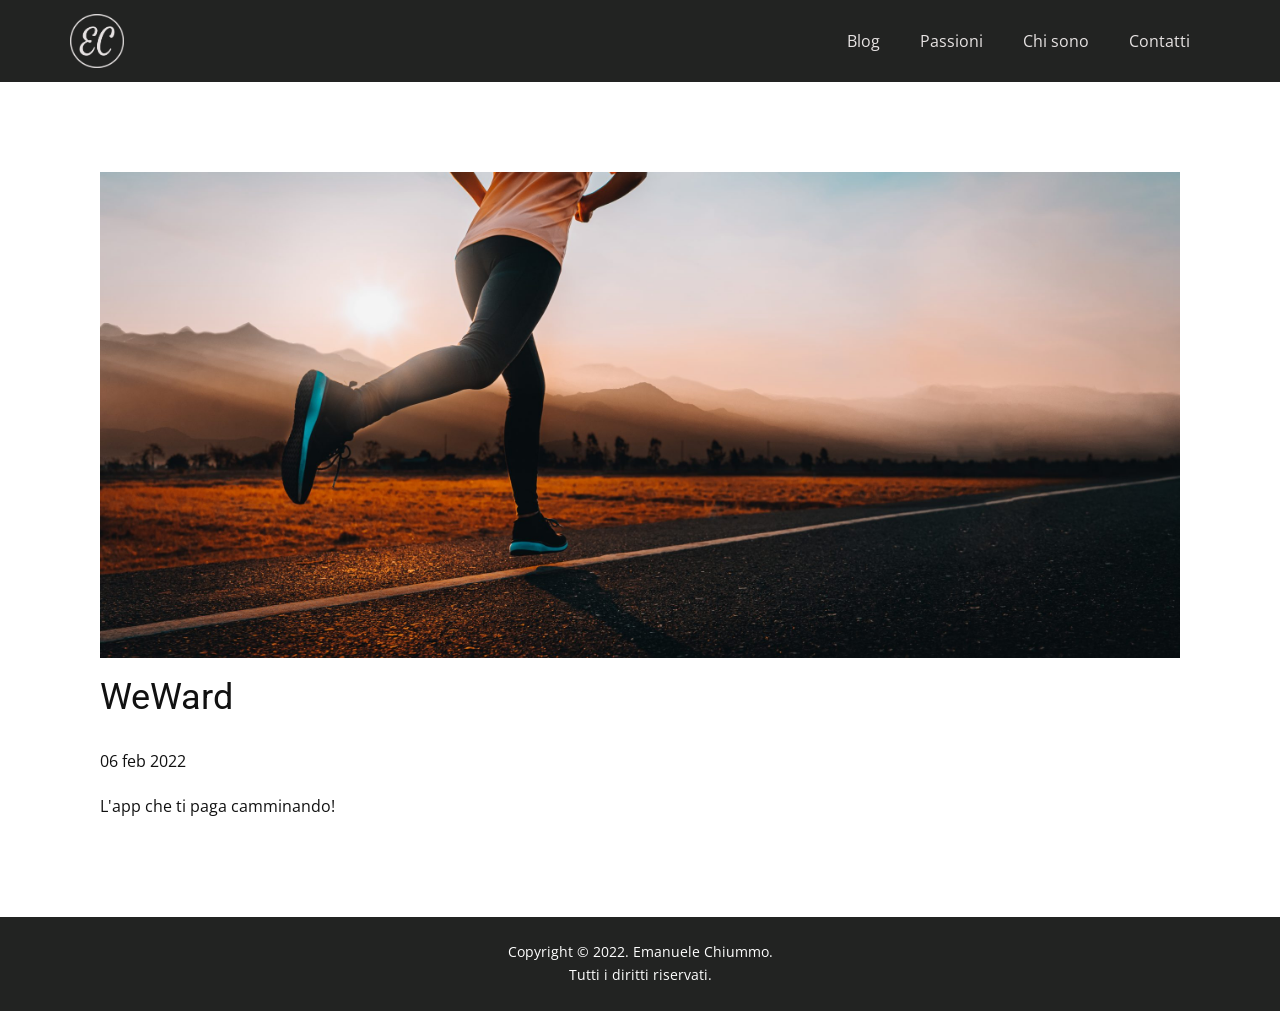
<file: blog/weward.html>
<!doctype html>
<html style="font-size: 16px;" lang="it-IT"><head>
    <meta name="viewport" content="width=device-width, initial-scale=1.0">
    <meta charset="utf-8">
    <meta name="keywords" content="Post 1 Headline">
    <meta name="description" content="">
    <meta name="page_type" content="np-template-header-footer-from-plugin">
    <title>WeWard</title>
<!-- Google Tag Manager -->
    <script>(function(w,d,s,l,i){w[l]=w[l]||[];w[l].push({'gtm.start':
    new Date().getTime(),event:'gtm.js'});var f=d.getElementsByTagName(s)[0],
    j=d.createElement(s),dl=l!='dataLayer'?'&l='+l:'';j.async=true;j.src=
    'https://www.googletagmanager.com/gtm.js?id='+i+dl;f.parentNode.insertBefore(j,f);
    })(window,document,'script','dataLayer','GTM-58RDW66');</script>
    <!-- End Google Tag Manager -->
    <link rel="stylesheet" href="../nicepage.css" media="screen">
<link rel="stylesheet" href="../Post-Template.css" media="screen">
    <script class="u-script" type="text/javascript" src="../jquery.js" defer=""></script>
    <script class="u-script" type="text/javascript" src="../nicepage.js" defer=""></script>
    <meta name="generator" content="Nicepage 4.4.3, nicepage.com">
    <link rel="icon" href="../images/favicon.ico">
    <link id="u-theme-google-font" rel="stylesheet" href="https://fonts.googleapis.com/css?family=Roboto:100,100i,300,300i,400,400i,500,500i,700,700i,900,900i|Open+Sans:300,300i,400,400i,600,600i,700,700i,800,800i">
    
    
    <script type="application/ld+json">{
		"@context": "http://schema.org",
		"@type": "Organization",
		"name": "Website",
		"logo": "images/Risorsa_4.png"
}</script>
    <meta name="theme-color" content="#478ac9">
  </head>
  <body class="u-body u-xl-mode"><!-- Google Tag Manager (noscript) -->
    <noscript><iframe src="https://www.googletagmanager.com/ns.html?id=GTM-58RDW66" height="0" width="0" style="display:none;visibility:hidden"></iframe></noscript>
<!-- End Google Tag Manager (noscript) --><header class="u-clearfix u-custom-color-1 u-header u-header" id="sec-e47d"><div class="u-clearfix u-sheet u-valign-middle-xs u-sheet-1">
        <a href="../Emanuele-Chiummo.html#sec-3e9b" data-page-id="2436809955" class="u-image u-logo u-image-1" data-image-width="526" data-image-height="525" title="home">
          <img src="../images/Risorsa_4.png" class="u-logo-image u-logo-image-1">
        </a>
        <div class="u-clearfix u-custom-html u-custom-html-1">
          <script data-ad-client="ca-pub-1088301657030271" async="async" src="https://pagead2.googlesyndication.com/pagead/js/adsbygoogle.js"></script>
        </div>
        <nav class="u-menu u-menu-dropdown u-offcanvas u-menu-1">
          <div class="menu-collapse" style="font-size: 1rem; letter-spacing: 0px;">
            <a class="u-button-style u-custom-left-right-menu-spacing u-custom-padding-bottom u-custom-text-color u-custom-top-bottom-menu-spacing u-nav-link u-text-active-palette-1-base u-text-hover-palette-2-base" href="#">
              <svg class="u-svg-link" viewBox="0 0 24 24"><use xmlns:xlink="http://www.w3.org/1999/xlink" xlink:href="#menu-hamburger"></use></svg>
              <svg class="u-svg-content" version="1.1" id="menu-hamburger" viewBox="0 0 16 16" x="0px" y="0px" xmlns:xlink="http://www.w3.org/1999/xlink" xmlns="http://www.w3.org/2000/svg"><g><rect y="1" width="16" height="2"></rect><rect y="7" width="16" height="2"></rect><rect y="13" width="16" height="2"></rect>
</g></svg>
            </a>
          </div>
          <div class="u-custom-menu u-nav-container">
            <ul class="u-nav u-unstyled u-nav-1"><li class="u-nav-item"><a class="u-button-style u-nav-link u-text-active-palette-1-base u-text-custom-color-2 u-text-hover-palette-2-base" href="../Blog.html" style="padding: 10px 20px;">Blog</a>
</li><li class="u-nav-item"><a class="u-button-style u-nav-link u-text-active-palette-1-base u-text-custom-color-2 u-text-hover-palette-2-base" href="../Emanuele-Chiummo.html#sec-694b" data-page-id="2436809955" style="padding: 10px 20px;">Passioni</a>
</li><li class="u-nav-item"><a class="u-button-style u-nav-link u-text-active-palette-1-base u-text-custom-color-2 u-text-hover-palette-2-base" href="../Emanuele-Chiummo.html#carousel_27c0" data-page-id="2436809955" style="padding: 10px 20px;">Chi sono</a>
</li><li class="u-nav-item"><a class="u-button-style u-nav-link u-text-active-palette-1-base u-text-custom-color-2 u-text-hover-palette-2-base" href="../Emanuele-Chiummo.html#sec-2137" data-page-id="2436809955" style="padding: 10px 20px;">Contatti</a>
</li></ul>
          </div>
          <div class="u-custom-menu u-nav-container-collapse">
            <div class="u-black u-container-style u-inner-container-layout u-opacity u-opacity-95 u-sidenav">
              <div class="u-inner-container-layout u-sidenav-overflow">
                <div class="u-menu-close"></div>
                <ul class="u-align-center u-nav u-popupmenu-items u-unstyled u-nav-2"><li class="u-nav-item"><a class="u-button-style u-nav-link" href="../Blog.html" style="padding: 10px 20px;">Blog</a>
</li><li class="u-nav-item"><a class="u-button-style u-nav-link" href="../Emanuele-Chiummo.html#sec-694b" data-page-id="2436809955" style="padding: 10px 20px;">Passioni</a>
</li><li class="u-nav-item"><a class="u-button-style u-nav-link" href="../Emanuele-Chiummo.html#carousel_27c0" data-page-id="2436809955" style="padding: 10px 20px;">Chi sono</a>
</li><li class="u-nav-item"><a class="u-button-style u-nav-link" href="../Emanuele-Chiummo.html#sec-2137" data-page-id="2436809955" style="padding: 10px 20px;">Contatti</a>
</li></ul>
              </div>
            </div>
            <div class="u-black u-menu-overlay u-opacity u-opacity-70"></div>
          </div>
        </nav>
      </div></header>
    <section class="u-align-center u-clearfix u-section-1" id="sec-249d">
      <div class="u-clearfix u-sheet u-valign-middle-md u-valign-middle-sm u-valign-middle-xs u-sheet-1"><!--post_details--><!--post_details_options_json--><!--{"source":""}--><!--/post_details_options_json--><!--blog_post-->
        <div class="u-container-style u-expanded-width u-post-details u-post-details-1">
          <div class="u-container-layout u-valign-middle u-container-layout-1"><!--blog_post_image-->
            <img alt="" class="u-blog-control u-expanded-width u-image u-image-default u-image-1" src="../images/R1.jfif"><!--/blog_post_image--><!--blog_post_header-->
            <h2 class="u-blog-control u-text u-text-1">WeWard</h2><!--/blog_post_header--><!--blog_post_metadata-->
            <div class="u-blog-control u-metadata u-metadata-1"><!--blog_post_metadata_date-->
              <span class="u-meta-date u-meta-icon">06 feb 2022</span><!--/blog_post_metadata_date--><!--blog_post_metadata_category-->
              <!--/blog_post_metadata_category--><!--blog_post_metadata_comments-->
              <!--/blog_post_metadata_comments-->
            </div><!--/blog_post_metadata--><!--blog_post_content-->
            <div class="u-align-justify u-blog-control u-post-content u-text u-text-2 fr-view"><p>L'app che ti paga camminando!</p><p><br></p></div><!--/blog_post_content-->
          </div>
        </div><!--/blog_post--><!--/post_details-->
      </div>
    </section>
    
    
    <footer class="u-align-center u-clearfix u-custom-color-1 u-footer u-footer" id="sec-f692"><div class="u-clearfix u-sheet u-valign-middle u-sheet-1">
        <p class="u-small-text u-text u-text-variant u-text-1"><span class="u-icon"></span>&nbsp;Copyright&nbsp;© 2022. Emanuele Chiummo.&nbsp;<br>Tutti i diritti riservati.
        </p>
      </div></footer>
  
</body></html>
</file>
